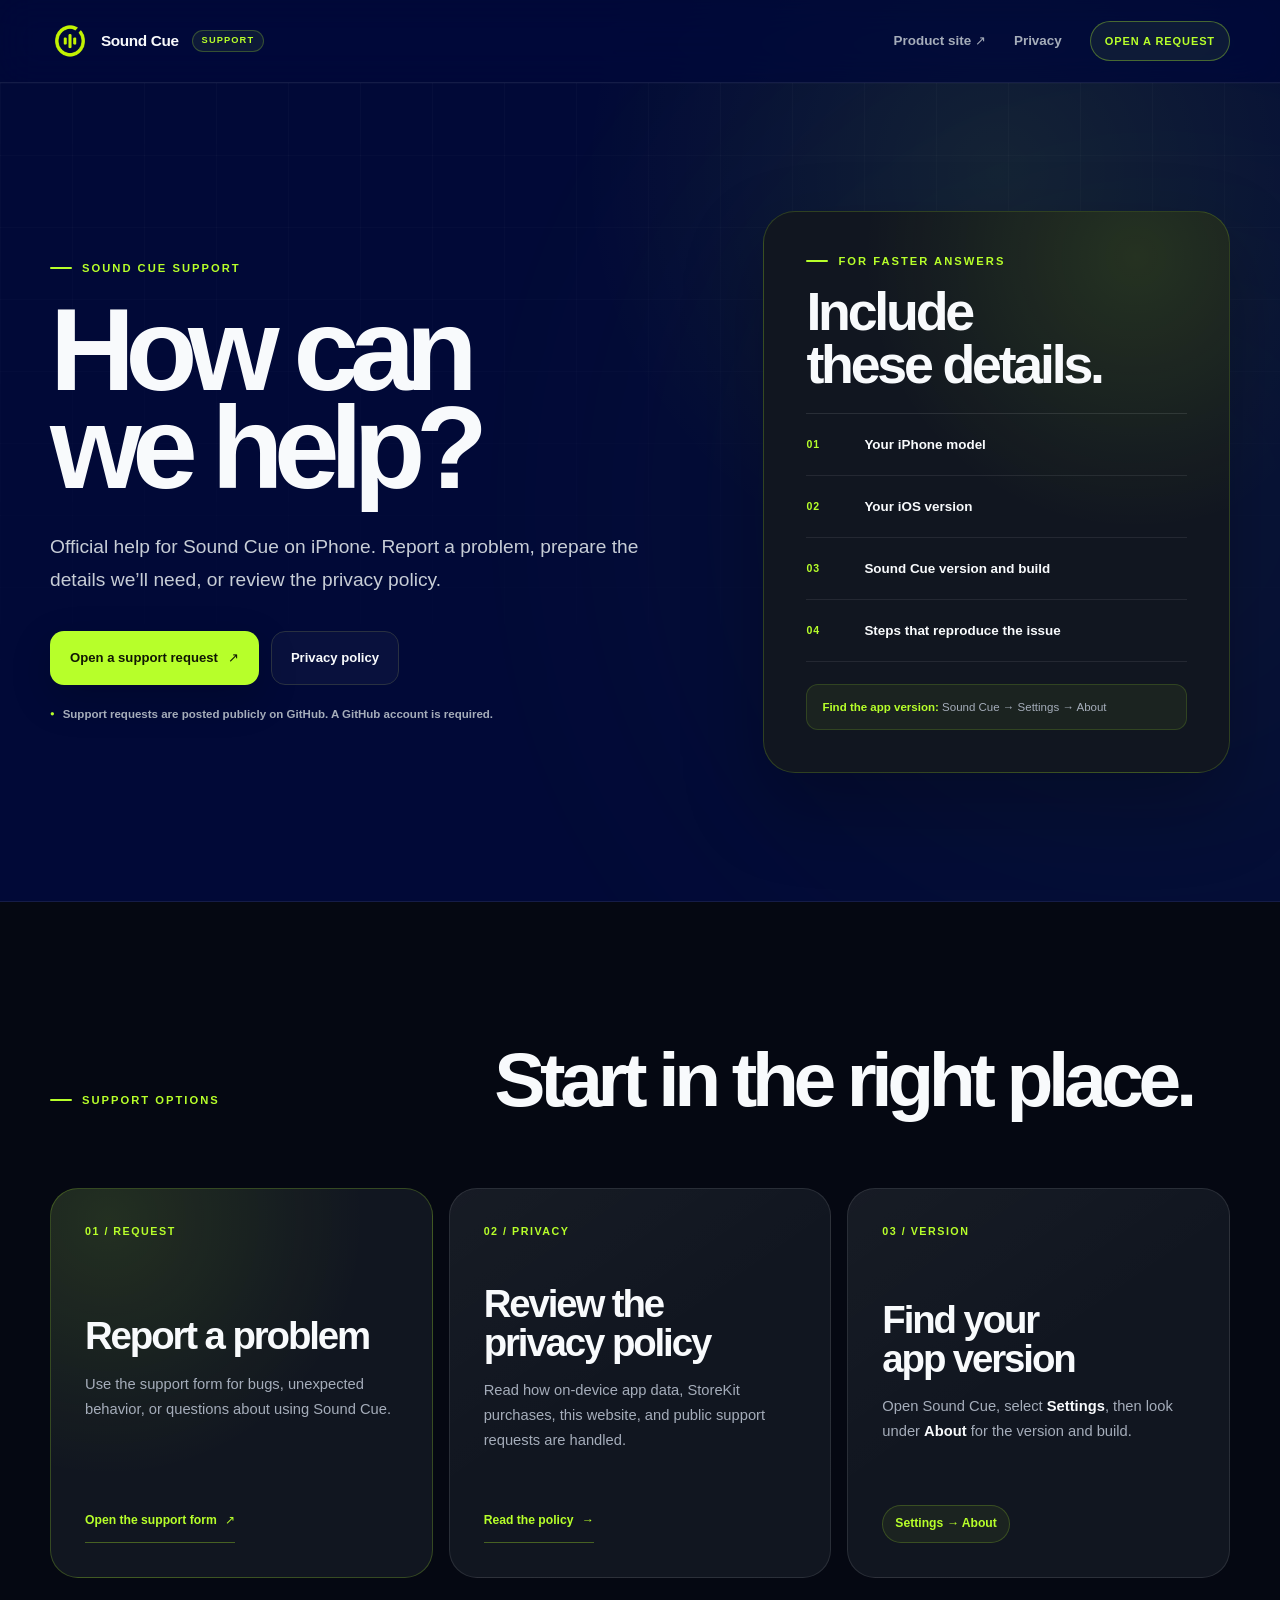
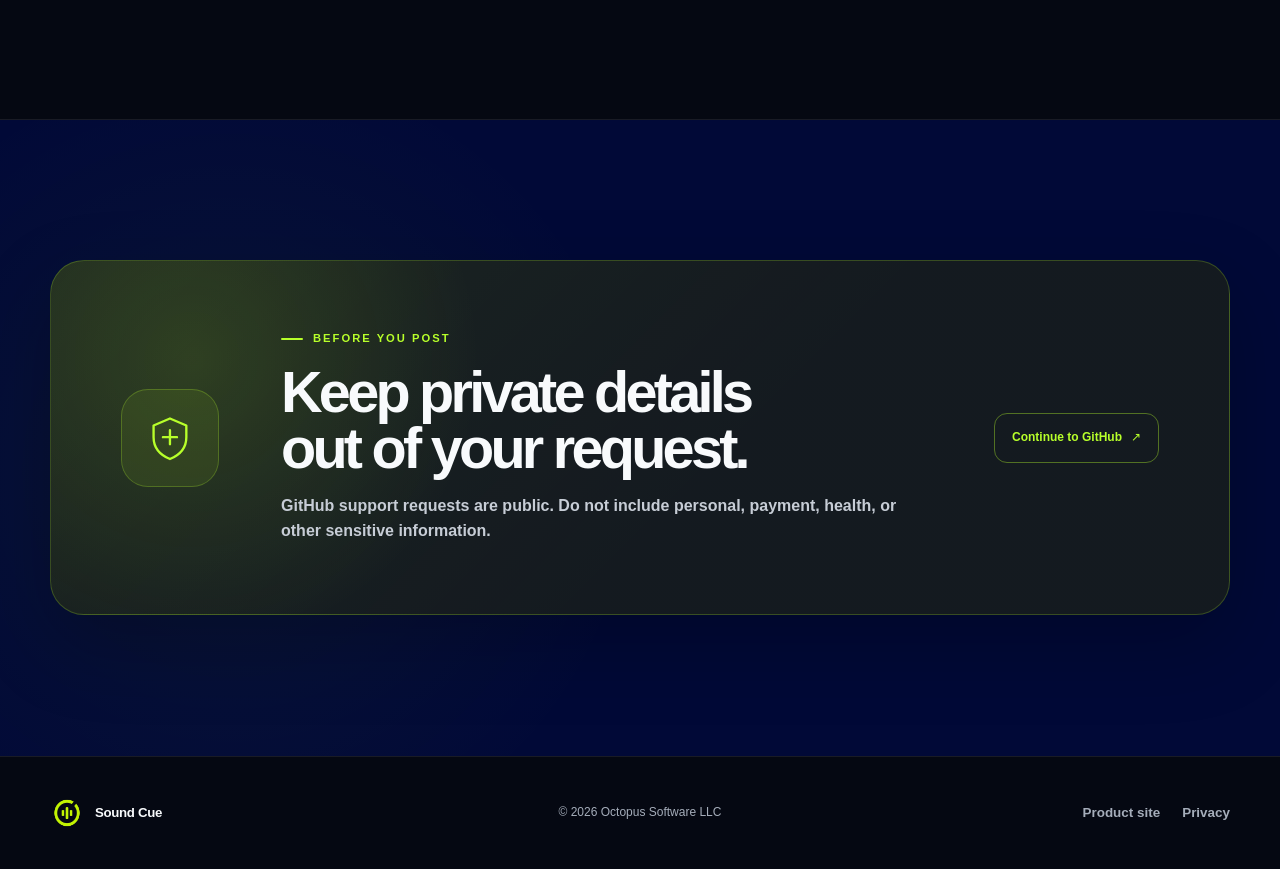
<file: index.html>
<!doctype html>
<html lang="en">
<head>
  <meta charset="utf-8">
  <meta name="viewport" content="width=device-width, initial-scale=1">
  <meta name="description" content="Official support, troubleshooting guidance, and privacy information for Sound Cue on iPhone.">
  <meta name="theme-color" content="#010937">
  <meta name="color-scheme" content="dark">

  <meta property="og:type" content="website">
  <meta property="og:site_name" content="Sound Cue Support">
  <meta property="og:title" content="Sound Cue Support">
  <meta property="og:description" content="Get help with Sound Cue, prepare a support request, or review the privacy policy.">
  <meta property="og:url" content="https://octopussoftware-dev.github.io/sound-cue-interval-timer-support/">

  <link rel="icon" type="image/png" sizes="1024x1024" href="assets/favicon-circle.png">
  <link rel="apple-touch-icon" href="assets/app-icon.png">
  <link rel="canonical" href="https://octopussoftware-dev.github.io/sound-cue-interval-timer-support/">
  <link rel="stylesheet" href="assets/styles.css?v=20260829-1">
  <title>Sound Cue Support</title>
</head>
<body>
  <a class="skip-link" href="#main-content">Skip to content</a>

  <header class="site-header">
    <div class="shell nav-wrap">
      <a class="brand" href="./" aria-label="Sound Cue support home">
        <img src="assets/app-icon.png" width="40" height="40" alt="">
        <span class="brand-name">Sound Cue</span>
        <span class="brand-context">Support</span>
      </a>

      <nav class="nav-links" aria-label="Main navigation">
        <a class="nav-product" href="https://getsoundcue.app/">Product site <span aria-hidden="true">&nearr;</span></a>
        <a href="privacy/">Privacy</a>
        <a class="nav-action" href="https://github.com/octopussoftware-dev/sound-cue-interval-timer-support/issues/new?template=support.yml">Open a request</a>
      </nav>
    </div>
  </header>

  <main id="main-content">
    <section class="support-hero">
      <div class="shell support-hero-grid">
        <div class="support-hero-copy">
          <p class="eyebrow"><span></span> Sound Cue Support</p>
          <h1>How can<br>we help?</h1>
          <p class="hero-lede">Official help for Sound Cue on iPhone. Report a problem, prepare the details we’ll need, or review the privacy policy.</p>
          <div class="hero-actions">
            <a class="button button-primary" href="https://github.com/octopussoftware-dev/sound-cue-interval-timer-support/issues/new?template=support.yml">Open a support request <span aria-hidden="true">&nearr;</span></a>
            <a class="button button-secondary" href="privacy/">Privacy policy</a>
          </div>
          <p class="public-note"><span aria-hidden="true">●</span> Support requests are posted publicly on GitHub. A GitHub account is required.</p>
        </div>

        <aside class="request-checklist" aria-labelledby="checklist-title">
          <div class="checklist-heading">
            <p class="eyebrow"><span></span> For faster answers</p>
            <h2 id="checklist-title">Include these details.</h2>
          </div>
          <ol>
            <li><span>01</span><strong>Your iPhone model</strong></li>
            <li><span>02</span><strong>Your iOS version</strong></li>
            <li><span>03</span><strong>Sound Cue version and build</strong></li>
            <li><span>04</span><strong>Steps that reproduce the issue</strong></li>
          </ol>
          <p class="checklist-tip"><strong>Find the app version:</strong> Sound Cue → Settings → About</p>
        </aside>
      </div>
    </section>

    <section class="support-options section-pad" aria-labelledby="options-title">
      <div class="shell">
        <div class="section-heading">
          <p class="eyebrow"><span></span> Support options</p>
          <h2 id="options-title">Start in the right place.</h2>
        </div>

        <div class="support-grid">
          <article class="support-card support-card-featured">
            <span class="card-index" aria-hidden="true">01 / Request</span>
            <div>
              <h3>Report a problem</h3>
              <p>Use the support form for bugs, unexpected behavior, or questions about using Sound Cue.</p>
            </div>
            <a class="card-link" href="https://github.com/octopussoftware-dev/sound-cue-interval-timer-support/issues/new?template=support.yml">Open the support form <span aria-hidden="true">&nearr;</span></a>
          </article>

          <article class="support-card">
            <span class="card-index" aria-hidden="true">02 / Privacy</span>
            <div>
              <h3>Review the privacy policy</h3>
              <p>Read how on-device app data, StoreKit purchases, this website, and public support requests are handled.</p>
            </div>
            <a class="card-link" href="privacy/">Read the policy <span aria-hidden="true">&rarr;</span></a>
          </article>

          <article class="support-card">
            <span class="card-index" aria-hidden="true">03 / Version</span>
            <div>
              <h3>Find your app version</h3>
              <p>Open Sound Cue, select <strong>Settings</strong>, then look under <strong>About</strong> for the version and build.</p>
            </div>
            <span class="card-meta">Settings → About</span>
          </article>
        </div>
      </div>
    </section>

    <section class="support-notice section-pad">
      <div class="shell notice-card">
        <div class="notice-icon" aria-hidden="true">
          <svg viewBox="0 0 64 64"><path d="M32 7 53 16v15c0 14-9 23-21 28C20 54 11 45 11 31V16Z"/><path d="M23 31h18M32 22v18"/></svg>
        </div>
        <div>
          <p class="eyebrow"><span></span> Before you post</p>
          <h2>Keep private details out of your request.</h2>
          <p>GitHub support requests are public. Do not include personal, payment, health, or other sensitive information.</p>
        </div>
        <a class="outline-link" href="https://github.com/octopussoftware-dev/sound-cue-interval-timer-support/issues/new?template=support.yml">Continue to GitHub <span aria-hidden="true">&nearr;</span></a>
      </div>
    </section>
  </main>

  <footer class="site-footer">
    <div class="shell footer-inner">
      <a class="brand footer-brand" href="./">
        <img src="assets/app-icon.png" width="34" height="34" alt="">
        <span>Sound Cue</span>
      </a>
      <p>&copy; 2026 <a href="https://octopussoftware.dev/">Octopus Software LLC</a></p>
      <nav aria-label="Footer navigation">
        <a href="https://getsoundcue.app/">Product site</a>
        <a href="privacy/">Privacy</a>
      </nav>
    </div>
  </footer>
</body>
</html>
</file>
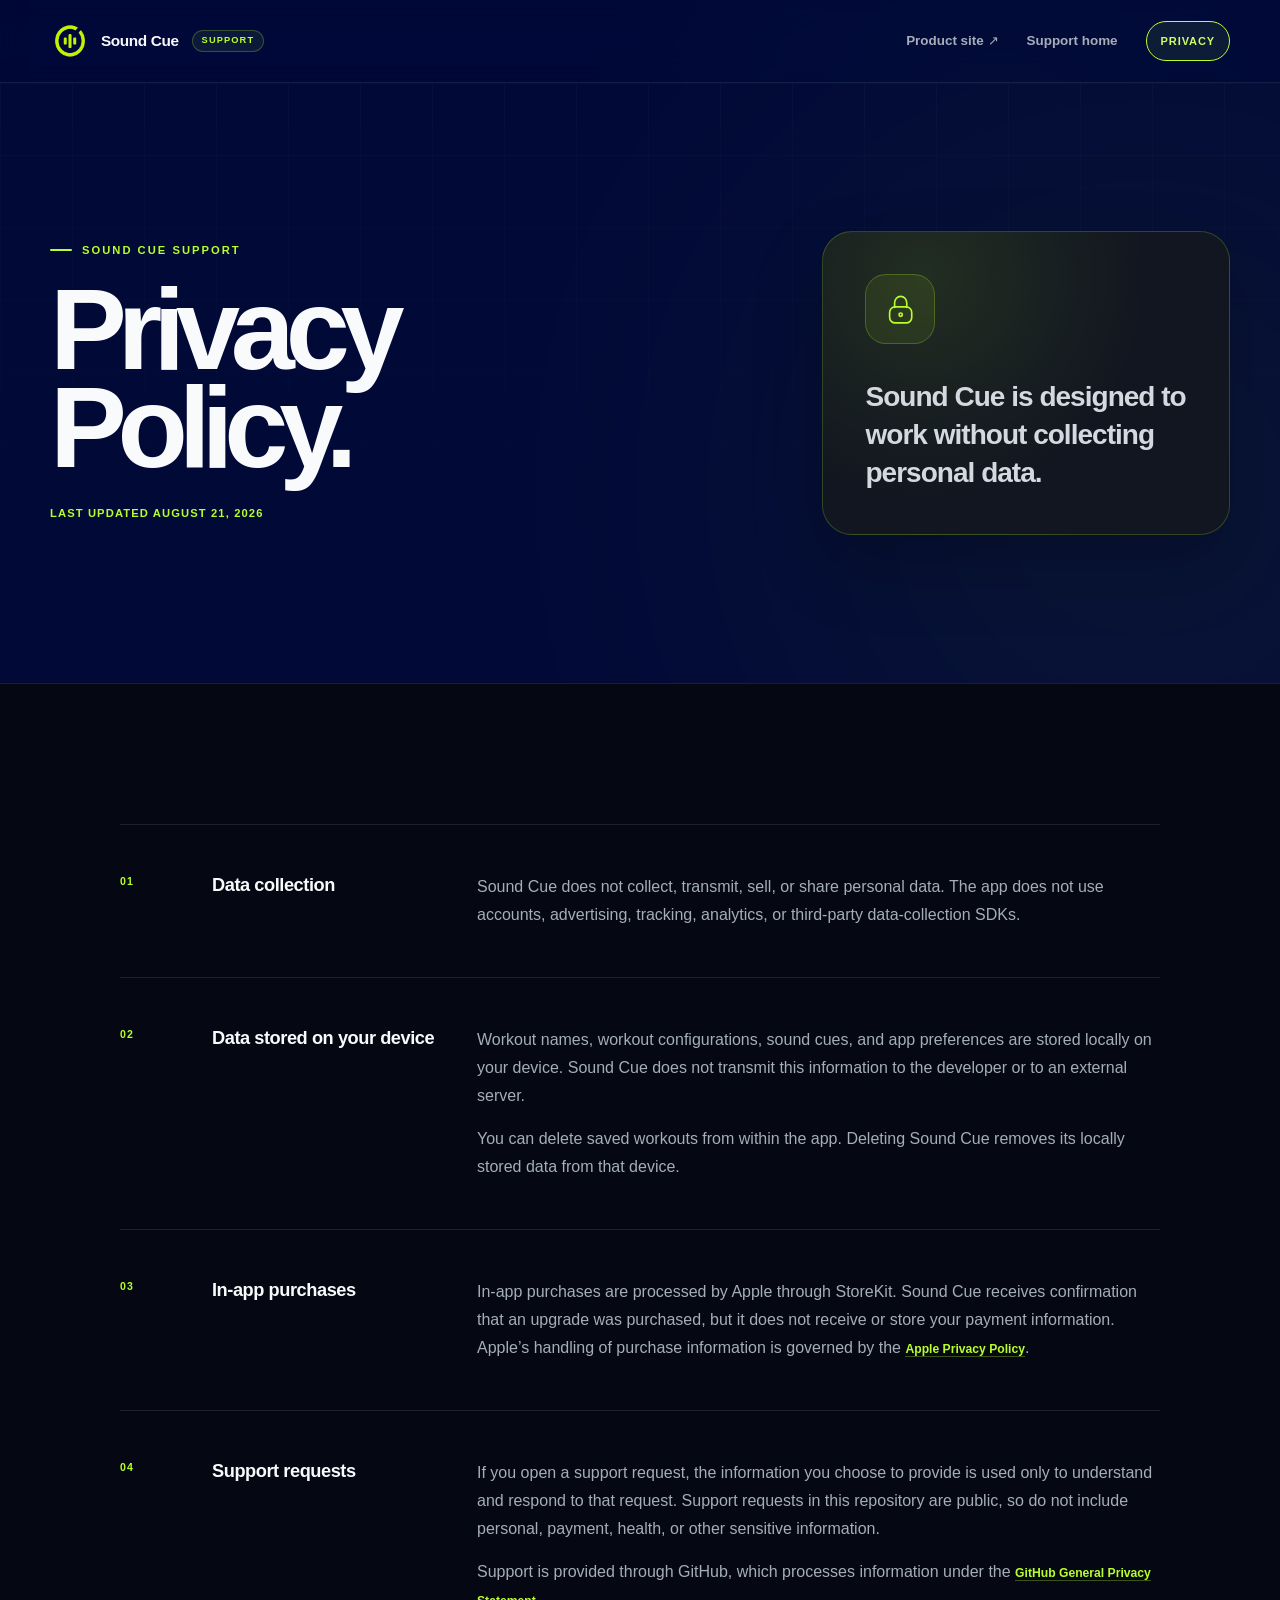
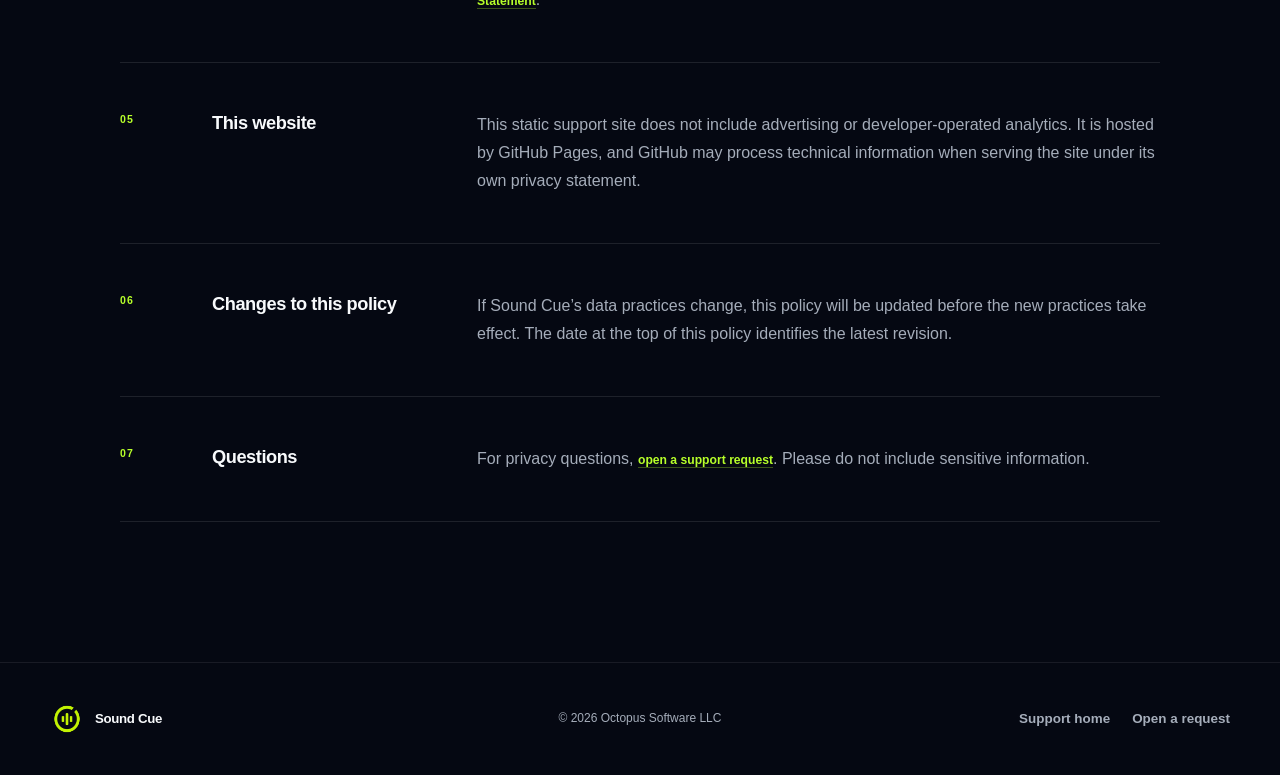
<file: privacy/index.html>
<!doctype html>
<html lang="en">
<head>
  <meta charset="utf-8">
  <meta name="viewport" content="width=device-width, initial-scale=1">
  <meta name="description" content="Privacy Policy for the Sound Cue iPhone app.">
  <meta name="theme-color" content="#010937">
  <meta name="color-scheme" content="dark">

  <meta property="og:type" content="website">
  <meta property="og:site_name" content="Sound Cue Support">
  <meta property="og:title" content="Privacy Policy — Sound Cue">
  <meta property="og:description" content="How Sound Cue handles app data, purchases, support requests, and this website.">
  <meta property="og:url" content="https://octopussoftware-dev.github.io/sound-cue-interval-timer-support/privacy/">

  <link rel="icon" type="image/png" sizes="1024x1024" href="../assets/favicon-circle.png">
  <link rel="apple-touch-icon" href="../assets/app-icon.png">
  <link rel="canonical" href="https://octopussoftware-dev.github.io/sound-cue-interval-timer-support/privacy/">
  <link rel="stylesheet" href="../assets/styles.css?v=20260829-1">
  <title>Privacy Policy — Sound Cue</title>
</head>
<body>
  <a class="skip-link" href="#main-content">Skip to content</a>

  <header class="site-header">
    <div class="shell nav-wrap">
      <a class="brand" href="../" aria-label="Sound Cue support home">
        <img src="../assets/app-icon.png" width="40" height="40" alt="">
        <span class="brand-name">Sound Cue</span>
        <span class="brand-context">Support</span>
      </a>

      <nav class="nav-links" aria-label="Main navigation">
        <a class="nav-product" href="https://getsoundcue.app/">Product site <span aria-hidden="true">&nearr;</span></a>
        <a href="../">Support home</a>
        <a class="nav-action" aria-current="page" href="./">Privacy</a>
      </nav>
    </div>
  </header>

  <main id="main-content" class="policy-page">
    <section class="policy-hero">
      <div class="shell policy-hero-grid">
        <div>
          <p class="eyebrow"><span></span> Sound Cue Support</p>
          <h1>Privacy<br>Policy.</h1>
          <p class="policy-date">Last updated August 21, 2026</p>
        </div>
        <aside class="policy-summary">
          <span class="summary-icon" aria-hidden="true">
            <svg viewBox="0 0 64 64"><rect x="12" y="27" width="40" height="29" rx="10"/><path d="M21 28V20c0-7 4.9-12 11-12s11 5 11 12v8"/><circle cx="32" cy="41" r="3"/></svg>
          </span>
          <p>Sound Cue is designed to work without collecting personal data.</p>
        </aside>
      </div>
    </section>

    <article class="policy shell">
      <section>
        <h2>Data collection</h2>
        <div>
          <p>Sound Cue does not collect, transmit, sell, or share personal data. The app does not use accounts, advertising, tracking, analytics, or third-party data-collection SDKs.</p>
        </div>
      </section>

      <section>
        <h2>Data stored on your device</h2>
        <div>
          <p>Workout names, workout configurations, sound cues, and app preferences are stored locally on your device. Sound Cue does not transmit this information to the developer or to an external server.</p>
          <p>You can delete saved workouts from within the app. Deleting Sound Cue removes its locally stored data from that device.</p>
        </div>
      </section>

      <section>
        <h2>In-app purchases</h2>
        <div>
          <p>In-app purchases are processed by Apple through StoreKit. Sound Cue receives confirmation that an upgrade was purchased, but it does not receive or store your payment information. Apple’s handling of purchase information is governed by the <a href="https://www.apple.com/legal/privacy/">Apple Privacy Policy</a>.</p>
        </div>
      </section>

      <section>
        <h2>Support requests</h2>
        <div>
          <p>If you open a support request, the information you choose to provide is used only to understand and respond to that request. Support requests in this repository are public, so do not include personal, payment, health, or other sensitive information.</p>
          <p>Support is provided through GitHub, which processes information under the <a href="https://docs.github.com/en/site-policy/privacy-policies/github-general-privacy-statement">GitHub General Privacy Statement</a>.</p>
        </div>
      </section>

      <section>
        <h2>This website</h2>
        <div>
          <p>This static support site does not include advertising or developer-operated analytics. It is hosted by GitHub Pages, and GitHub may process technical information when serving the site under its own privacy statement.</p>
        </div>
      </section>

      <section>
        <h2>Changes to this policy</h2>
        <div>
          <p>If Sound Cue’s data practices change, this policy will be updated before the new practices take effect. The date at the top of this policy identifies the latest revision.</p>
        </div>
      </section>

      <section>
        <h2>Questions</h2>
        <div>
          <p>For privacy questions, <a href="https://github.com/octopussoftware-dev/sound-cue-interval-timer-support/issues/new?template=support.yml">open a support request</a>. Please do not include sensitive information.</p>
        </div>
      </section>
    </article>
  </main>

  <footer class="site-footer">
    <div class="shell footer-inner">
      <a class="brand footer-brand" href="../">
        <img src="../assets/app-icon.png" width="34" height="34" alt="">
        <span>Sound Cue</span>
      </a>
      <p>&copy; 2026 <a href="https://octopussoftware.dev/">Octopus Software LLC</a></p>
      <nav aria-label="Footer navigation">
        <a href="../">Support home</a>
        <a href="https://github.com/octopussoftware-dev/sound-cue-interval-timer-support/issues/new?template=support.yml">Open a request</a>
      </nav>
    </div>
  </footer>
</body>
</html>
</file>
<file: assets/styles.css>
:root {
  color-scheme: dark;
  --background: #010937;
  --background-deep: #050812;
  --surface: #111620;
  --raised: #181e2a;
  --line: #293141;
  --text: #f8fafc;
  --muted: #a5adba;
  --lime: #b7ff2a;
  --ink: #111704;
  --shell: 1180px;
  font-family: Inter, ui-rounded, "SF Pro Rounded", "SF Pro Display", -apple-system, BlinkMacSystemFont, "Segoe UI", sans-serif;
  font-synthesis: none;
}

*,
*::before,
*::after {
  box-sizing: border-box;
}

html {
  scroll-behavior: smooth;
}

body {
  min-width: 320px;
  margin: 0;
  overflow-x: hidden;
  background:
    radial-gradient(circle at 78% 7%, rgba(183, 255, 42, 0.09), transparent 26rem),
    var(--background);
  color: var(--text);
  font-size: 16px;
  line-height: 1.6;
  -webkit-font-smoothing: antialiased;
  text-rendering: optimizeLegibility;
}

img,
svg {
  display: block;
  max-width: 100%;
}

img {
  height: auto;
}

a {
  color: inherit;
  text-decoration: none;
}

a:focus-visible {
  outline: 3px solid var(--lime);
  outline-offset: 5px;
  border-radius: 8px;
}

h1,
h2,
h3,
p {
  margin-top: 0;
}

h1,
h2,
h3 {
  text-wrap: balance;
}

strong {
  color: var(--text);
}

.shell {
  width: min(calc(100% - 48px), var(--shell));
  margin-inline: auto;
}

.section-pad {
  padding-block: clamp(92px, 11vw, 150px);
}

.skip-link {
  position: fixed;
  z-index: 1000;
  top: 12px;
  left: 12px;
  padding: 10px 16px;
  border-radius: 10px;
  background: var(--lime);
  color: var(--ink);
  font-weight: 800;
  transform: translateY(-160%);
  transition: transform 160ms ease;
}

.skip-link:focus {
  transform: translateY(0);
}

.site-header {
  position: sticky;
  z-index: 100;
  top: 0;
  border-bottom: 1px solid rgba(255, 255, 255, 0.08);
  background: rgba(1, 9, 55, 0.76);
  backdrop-filter: blur(18px) saturate(130%);
}

.nav-wrap {
  display: flex;
  align-items: center;
  justify-content: space-between;
  min-height: 82px;
  gap: 28px;
}

.brand {
  display: inline-flex;
  align-items: center;
  flex: 0 0 auto;
  gap: 11px;
  font-size: 0.96rem;
  font-weight: 800;
  letter-spacing: -0.025em;
}

.brand img {
  object-fit: contain;
}

.brand-context {
  margin-left: 2px;
  padding: 5px 9px;
  border: 1px solid rgba(183, 255, 42, 0.24);
  border-radius: 999px;
  background: rgba(183, 255, 42, 0.07);
  color: var(--lime);
  font-size: 0.58rem;
  font-style: normal;
  font-weight: 850;
  letter-spacing: 0.12em;
  line-height: 1;
  text-transform: uppercase;
}

.nav-links {
  display: flex;
  align-items: center;
  gap: 28px;
}

.nav-links a,
.site-footer nav a {
  color: var(--muted);
  font-size: 0.84rem;
  font-weight: 700;
  transition: color 160ms ease;
}

.nav-links a:hover,
.site-footer nav a:hover,
.site-footer p a:hover {
  color: var(--text);
}

.nav-links .nav-action {
  min-height: 40px;
  padding: 9px 14px;
  border: 1px solid rgba(183, 255, 42, 0.34);
  border-radius: 999px;
  background: rgba(183, 255, 42, 0.07);
  color: var(--lime);
  font-size: 0.69rem;
  font-weight: 850;
  letter-spacing: 0.08em;
  line-height: 20px;
  text-transform: uppercase;
}

.nav-links .nav-action:hover,
.nav-links .nav-action[aria-current="page"] {
  border-color: var(--lime);
  color: #cbff65;
}

.eyebrow {
  display: flex;
  align-items: center;
  gap: 10px;
  margin-bottom: 24px;
  color: var(--lime);
  font-size: 0.7rem;
  font-weight: 850;
  letter-spacing: 0.18em;
  line-height: 1.3;
  text-transform: uppercase;
}

.eyebrow > span {
  width: 22px;
  height: 2px;
  border-radius: 2px;
  background: currentColor;
}

.support-hero,
.policy-hero {
  position: relative;
  overflow: hidden;
  border-bottom: 1px solid rgba(255, 255, 255, 0.08);
}

.support-hero::before,
.policy-hero::before {
  position: absolute;
  inset: 0;
  background-image:
    linear-gradient(rgba(255, 255, 255, 0.025) 1px, transparent 1px),
    linear-gradient(90deg, rgba(255, 255, 255, 0.025) 1px, transparent 1px);
  background-size: 72px 72px;
  content: "";
  mask-image: linear-gradient(to bottom, black, transparent 88%);
  pointer-events: none;
}

.support-hero::after,
.policy-hero::after {
  position: absolute;
  top: 8%;
  right: -14rem;
  width: 45rem;
  height: 45rem;
  border-radius: 50%;
  background: var(--lime);
  content: "";
  filter: blur(190px);
  opacity: 0.06;
  pointer-events: none;
}

.support-hero-grid {
  position: relative;
  z-index: 1;
  display: grid;
  grid-template-columns: minmax(0, 1fr) minmax(390px, 0.78fr);
  align-items: center;
  gap: clamp(54px, 9vw, 120px);
  min-height: min(820px, calc(100vh - 82px));
  padding-block: clamp(78px, 9vw, 120px);
}

.support-hero-copy {
  min-width: 0;
}

.support-hero h1 {
  margin-bottom: 34px;
  font-size: clamp(5rem, 9.2vw, 8rem);
  font-weight: 800;
  letter-spacing: -0.08em;
  line-height: 0.84;
}

.hero-lede {
  max-width: 590px;
  margin-bottom: 34px;
  color: #c7cdd6;
  font-size: clamp(1.02rem, 1.5vw, 1.2rem);
  line-height: 1.7;
}

.hero-actions {
  display: flex;
  align-items: center;
  flex-wrap: wrap;
  gap: 12px;
}

.button {
  display: inline-flex;
  align-items: center;
  justify-content: center;
  min-height: 54px;
  gap: 10px;
  padding: 12px 19px;
  border: 1px solid transparent;
  border-radius: 14px;
  font-size: 0.82rem;
  font-weight: 850;
  transition: background 160ms ease, border-color 160ms ease, color 160ms ease;
}

.button-primary {
  background: var(--lime);
  color: var(--ink);
  box-shadow: 0 14px 40px rgba(0, 0, 0, 0.18);
}

.button-primary:hover {
  background: #c5ff53;
}

.button-secondary {
  border-color: var(--line);
  background: rgba(255, 255, 255, 0.03);
}

.button-secondary:hover {
  border-color: #465166;
  background: rgba(255, 255, 255, 0.06);
}

.public-note {
  display: flex;
  align-items: center;
  gap: 8px;
  margin: 20px 0 0;
  color: var(--muted);
  font-size: 0.72rem;
  font-weight: 650;
}

.public-note span {
  color: var(--lime);
  font-size: 0.48rem;
}

.request-checklist {
  position: relative;
  padding: clamp(28px, 4vw, 42px);
  overflow: hidden;
  border: 1px solid rgba(183, 255, 42, 0.18);
  border-radius: 32px;
  background:
    radial-gradient(circle at 80% 8%, rgba(183, 255, 42, 0.12), transparent 17rem),
    var(--surface);
  box-shadow: 0 34px 80px rgba(0, 0, 0, 0.25);
}

.checklist-heading {
  margin-bottom: 22px;
}

.checklist-heading .eyebrow {
  margin-bottom: 17px;
}

.checklist-heading h2 {
  max-width: 400px;
  margin-bottom: 0;
  font-size: clamp(2.25rem, 4.2vw, 3.6rem);
  font-weight: 760;
  letter-spacing: -0.06em;
  line-height: 0.98;
}

.request-checklist ol {
  margin: 0;
  padding: 0;
  border-top: 1px solid rgba(255, 255, 255, 0.1);
  list-style: none;
}

.request-checklist li {
  display: grid;
  grid-template-columns: 46px minmax(0, 1fr);
  align-items: center;
  min-height: 62px;
  gap: 12px;
  border-bottom: 1px solid rgba(255, 255, 255, 0.08);
}

.request-checklist li span {
  color: var(--lime);
  font-size: 0.66rem;
  font-weight: 850;
  letter-spacing: 0.1em;
}

.request-checklist li strong {
  font-size: 0.84rem;
}

.checklist-tip {
  margin: 22px 0 0;
  padding: 13px 15px;
  border: 1px solid rgba(183, 255, 42, 0.15);
  border-radius: 12px;
  background: rgba(183, 255, 42, 0.06);
  color: var(--muted);
  font-size: 0.72rem;
}

.checklist-tip strong {
  color: var(--lime);
}

.support-options {
  border-bottom: 1px solid rgba(255, 255, 255, 0.08);
  background: var(--background-deep);
}

.section-heading {
  display: grid;
  grid-template-columns: 0.7fr 1.3fr;
  align-items: end;
  margin-bottom: clamp(42px, 7vw, 72px);
  gap: 48px;
}

.section-heading .eyebrow {
  margin-bottom: 8px;
}

.section-heading h2 {
  max-width: 760px;
  margin: 0;
  font-size: clamp(3rem, 6vw, 5.5rem);
  font-weight: 760;
  letter-spacing: -0.07em;
  line-height: 0.95;
}

.support-grid {
  display: grid;
  grid-template-columns: repeat(3, minmax(0, 1fr));
  gap: 16px;
}

.support-card {
  display: flex;
  flex-direction: column;
  justify-content: space-between;
  min-height: 390px;
  gap: 38px;
  padding: clamp(26px, 3vw, 34px);
  border: 1px solid rgba(255, 255, 255, 0.1);
  border-radius: 28px;
  background:
    linear-gradient(145deg, rgba(255, 255, 255, 0.025), transparent 48%),
    var(--surface);
  transition: border-color 160ms ease, transform 160ms ease;
}

.support-card:hover {
  border-color: rgba(255, 255, 255, 0.2);
  transform: translateY(-3px);
}

.support-card-featured {
  border-color: rgba(183, 255, 42, 0.22);
  background:
    radial-gradient(circle at 15% 8%, rgba(183, 255, 42, 0.11), transparent 16rem),
    var(--surface);
}

.card-index {
  color: var(--lime);
  font-size: 0.67rem;
  font-weight: 850;
  letter-spacing: 0.14em;
  text-transform: uppercase;
}

.support-card h3 {
  margin-bottom: 16px;
  font-size: clamp(1.8rem, 3vw, 2.45rem);
  font-weight: 750;
  letter-spacing: -0.055em;
  line-height: 1;
}

.support-card p {
  margin-bottom: 0;
  color: var(--muted);
  font-size: 0.92rem;
  line-height: 1.7;
}

.card-link,
.card-meta,
.policy a {
  color: var(--lime);
  font-size: 0.76rem;
  font-weight: 850;
}

.card-link {
  display: inline-flex;
  align-items: center;
  align-self: flex-start;
  min-height: 44px;
  gap: 8px;
  border-bottom: 1px solid rgba(183, 255, 42, 0.32);
}

.card-link:hover {
  border-color: var(--lime);
}

.card-meta {
  align-self: flex-start;
  padding: 8px 12px;
  border: 1px solid rgba(183, 255, 42, 0.2);
  border-radius: 999px;
  background: rgba(183, 255, 42, 0.06);
}

.support-notice {
  background:
    radial-gradient(circle at 18% 55%, rgba(183, 255, 42, 0.05), transparent 26rem),
    var(--background);
}

.notice-card {
  display: grid;
  grid-template-columns: auto minmax(0, 1fr) auto;
  align-items: center;
  gap: clamp(30px, 5vw, 62px);
  padding: clamp(36px, 6vw, 70px);
  border: 1px solid rgba(183, 255, 42, 0.22);
  border-radius: 34px;
  background:
    radial-gradient(circle at 12% 28%, rgba(183, 255, 42, 0.13), transparent 18rem),
    linear-gradient(135deg, rgba(183, 255, 42, 0.07), rgba(183, 255, 42, 0.015) 58%),
    var(--surface);
  box-shadow: 0 30px 80px rgba(0, 0, 0, 0.22);
}

.notice-icon,
.summary-icon {
  display: grid;
  width: clamp(74px, 8vw, 98px);
  height: clamp(74px, 8vw, 98px);
  border: 1px solid rgba(183, 255, 42, 0.24);
  border-radius: 27px;
  background: rgba(183, 255, 42, 0.08);
  color: var(--lime);
  place-items: center;
}

.notice-icon svg,
.summary-icon svg {
  width: 52%;
  fill: none;
  stroke: currentColor;
  stroke-linecap: round;
  stroke-linejoin: round;
  stroke-width: 3;
}

.notice-card .eyebrow {
  margin-bottom: 18px;
}

.notice-card h2 {
  max-width: 710px;
  margin-bottom: 16px;
  font-size: clamp(2.4rem, 4.5vw, 4.4rem);
  font-weight: 760;
  letter-spacing: -0.065em;
  line-height: 0.98;
}

.notice-card p:last-child {
  max-width: 710px;
  margin-bottom: 0;
  color: #c7cdd6;
  font-weight: 600;
}

.outline-link {
  display: inline-flex;
  align-items: center;
  justify-content: center;
  min-height: 50px;
  gap: 9px;
  padding: 12px 17px;
  border: 1px solid rgba(183, 255, 42, 0.38);
  border-radius: 13px;
  color: var(--lime);
  font-size: 0.75rem;
  font-weight: 850;
  white-space: nowrap;
  transition: background 160ms ease, color 160ms ease;
}

.outline-link:hover {
  background: var(--lime);
  color: var(--ink);
}

.site-footer {
  border-top: 1px solid rgba(255, 255, 255, 0.08);
  background: var(--background-deep);
}

.footer-inner {
  display: grid;
  grid-template-columns: 1fr auto 1fr;
  align-items: center;
  min-height: 112px;
  gap: 24px;
  color: var(--muted);
  font-size: 0.75rem;
}

.footer-inner p {
  margin: 0;
  text-align: center;
}

.footer-inner nav {
  display: flex;
  justify-self: end;
  gap: 22px;
}

.footer-brand {
  color: var(--text);
  font-size: 0.83rem;
}

.policy-page {
  background: var(--background-deep);
}

.policy-hero {
  background: var(--background);
}

.policy-hero-grid {
  position: relative;
  z-index: 1;
  display: grid;
  grid-template-columns: minmax(0, 1fr) minmax(330px, 0.62fr);
  align-items: center;
  min-height: 600px;
  gap: clamp(54px, 9vw, 120px);
  padding-block: clamp(82px, 10vw, 130px);
}

.policy-hero h1 {
  margin-bottom: 28px;
  font-size: clamp(4.8rem, 9vw, 7.8rem);
  font-weight: 800;
  letter-spacing: -0.08em;
  line-height: 0.85;
}

.policy-date {
  margin-bottom: 0;
  color: var(--lime);
  font-size: 0.7rem;
  font-weight: 850;
  letter-spacing: 0.1em;
  text-transform: uppercase;
}

.policy-summary {
  padding: clamp(28px, 4vw, 42px);
  border: 1px solid rgba(183, 255, 42, 0.2);
  border-radius: 30px;
  background:
    radial-gradient(circle at 25% 15%, rgba(183, 255, 42, 0.1), transparent 14rem),
    var(--surface);
  box-shadow: 0 30px 70px rgba(0, 0, 0, 0.24);
}

.summary-icon {
  width: 70px;
  height: 70px;
  margin-bottom: 34px;
  border-radius: 21px;
}

.policy-summary p {
  margin-bottom: 0;
  color: #d4d9e0;
  font-size: clamp(1.25rem, 2.4vw, 1.75rem);
  font-weight: 700;
  letter-spacing: -0.035em;
  line-height: 1.35;
}

.policy {
  width: min(calc(100% - 48px), 1040px);
  padding-block: clamp(86px, 11vw, 140px);
  counter-reset: policy-section;
}

.policy section {
  display: grid;
  grid-template-columns: 62px 235px minmax(0, 1fr);
  gap: 30px;
  padding-block: 48px;
  border-top: 1px solid rgba(255, 255, 255, 0.1);
  counter-increment: policy-section;
}

.policy section:last-child {
  border-bottom: 1px solid rgba(255, 255, 255, 0.1);
}

.policy section::before {
  color: var(--lime);
  content: counter(policy-section, decimal-leading-zero);
  font-size: 0.66rem;
  font-weight: 850;
  letter-spacing: 0.1em;
}

.policy h2 {
  margin: 0;
  font-size: 1.14rem;
  font-weight: 750;
  letter-spacing: -0.025em;
  line-height: 1.3;
}

.policy section > div {
  min-width: 0;
}

.policy p {
  margin-bottom: 15px;
  color: var(--muted);
  line-height: 1.75;
}

.policy p:last-child {
  margin-bottom: 0;
}

.policy a {
  border-bottom: 1px solid rgba(183, 255, 42, 0.3);
}

.policy a:hover {
  border-color: var(--lime);
}

@media (max-width: 940px) {
  .support-hero-grid,
  .policy-hero-grid {
    grid-template-columns: 1fr;
  }

  .support-hero-grid {
    min-height: 0;
    padding-block: 100px;
  }

  .support-hero-copy {
    max-width: 720px;
  }

  .request-checklist,
  .policy-summary {
    max-width: 680px;
  }

  .section-heading {
    grid-template-columns: 1fr;
    gap: 24px;
  }

  .support-grid {
    grid-template-columns: 1fr;
  }

  .support-card {
    min-height: 320px;
  }

  .notice-card {
    grid-template-columns: auto 1fr;
  }

  .notice-card .outline-link {
    grid-column: 2;
    justify-self: start;
  }

  .policy-hero-grid {
    min-height: 0;
  }

  .policy section {
    grid-template-columns: 52px 200px minmax(0, 1fr);
    gap: 24px;
  }
}

@media (max-width: 700px) {
  .shell,
  .policy {
    width: min(calc(100% - 32px), var(--shell));
  }

  .section-pad {
    padding-block: 88px;
  }

  .site-header {
    background: rgba(1, 9, 55, 0.9);
  }

  .nav-wrap {
    min-height: 72px;
  }

  .brand img {
    width: 34px;
    height: 34px;
  }

  .nav-product {
    display: none;
  }

  .nav-links {
    gap: 14px;
  }

  .support-hero-grid {
    padding-block: 78px;
  }

  .support-hero h1,
  .policy-hero h1 {
    font-size: clamp(4rem, 18vw, 5.6rem);
  }

  .hero-actions {
    align-items: stretch;
    flex-direction: column;
  }

  .button {
    width: 100%;
  }

  .request-checklist {
    padding: 26px 22px;
    border-radius: 26px;
  }

  .checklist-heading h2 {
    font-size: 2.55rem;
  }

  .support-card {
    min-height: 300px;
  }

  .notice-card {
    grid-template-columns: 1fr;
    border-radius: 28px;
  }

  .notice-card .outline-link {
    grid-column: auto;
  }

  .notice-icon {
    width: 74px;
    height: 74px;
    border-radius: 22px;
  }

  .footer-inner {
    grid-template-columns: 1fr 1fr;
    padding-block: 28px;
  }

  .footer-inner p {
    grid-column: 1 / -1;
    grid-row: 2;
    text-align: left;
  }

  .policy-hero-grid {
    padding-block: 82px;
  }

  .policy-summary {
    padding: 26px;
  }

  .policy section {
    grid-template-columns: 42px minmax(0, 1fr);
    gap: 12px 18px;
    padding-block: 36px;
  }

  .policy h2 {
    font-size: 1.08rem;
  }

  .policy section > div {
    grid-column: 2;
  }
}

@media (max-width: 500px) {
  .brand-context {
    display: none;
  }

  .nav-links > a:not(.nav-action) {
    display: none;
  }

  .nav-links .nav-action {
    padding: 8px 11px;
    font-size: 0.6rem;
  }

  .support-hero h1,
  .policy-hero h1 {
    font-size: clamp(3.7rem, 18vw, 4.8rem);
  }

  .eyebrow {
    font-size: 0.62rem;
    letter-spacing: 0.14em;
  }

  .section-heading h2 {
    font-size: 3.25rem;
  }

  .support-card {
    padding: 26px;
  }

  .notice-card {
    padding: 28px 24px;
  }

  .notice-card h2 {
    font-size: 2.75rem;
  }

  .footer-inner {
    grid-template-columns: 1fr;
    gap: 18px;
  }

  .footer-inner nav {
    justify-self: start;
  }

  .footer-inner p {
    grid-column: auto;
    grid-row: auto;
  }

  .policy section {
    grid-template-columns: 1fr;
  }

  .policy section > div {
    grid-column: 1;
  }
}

@media (prefers-reduced-motion: reduce) {
  html {
    scroll-behavior: auto;
  }

  *,
  *::before,
  *::after {
    transition-duration: 0.01ms !important;
  }
}
</file>
